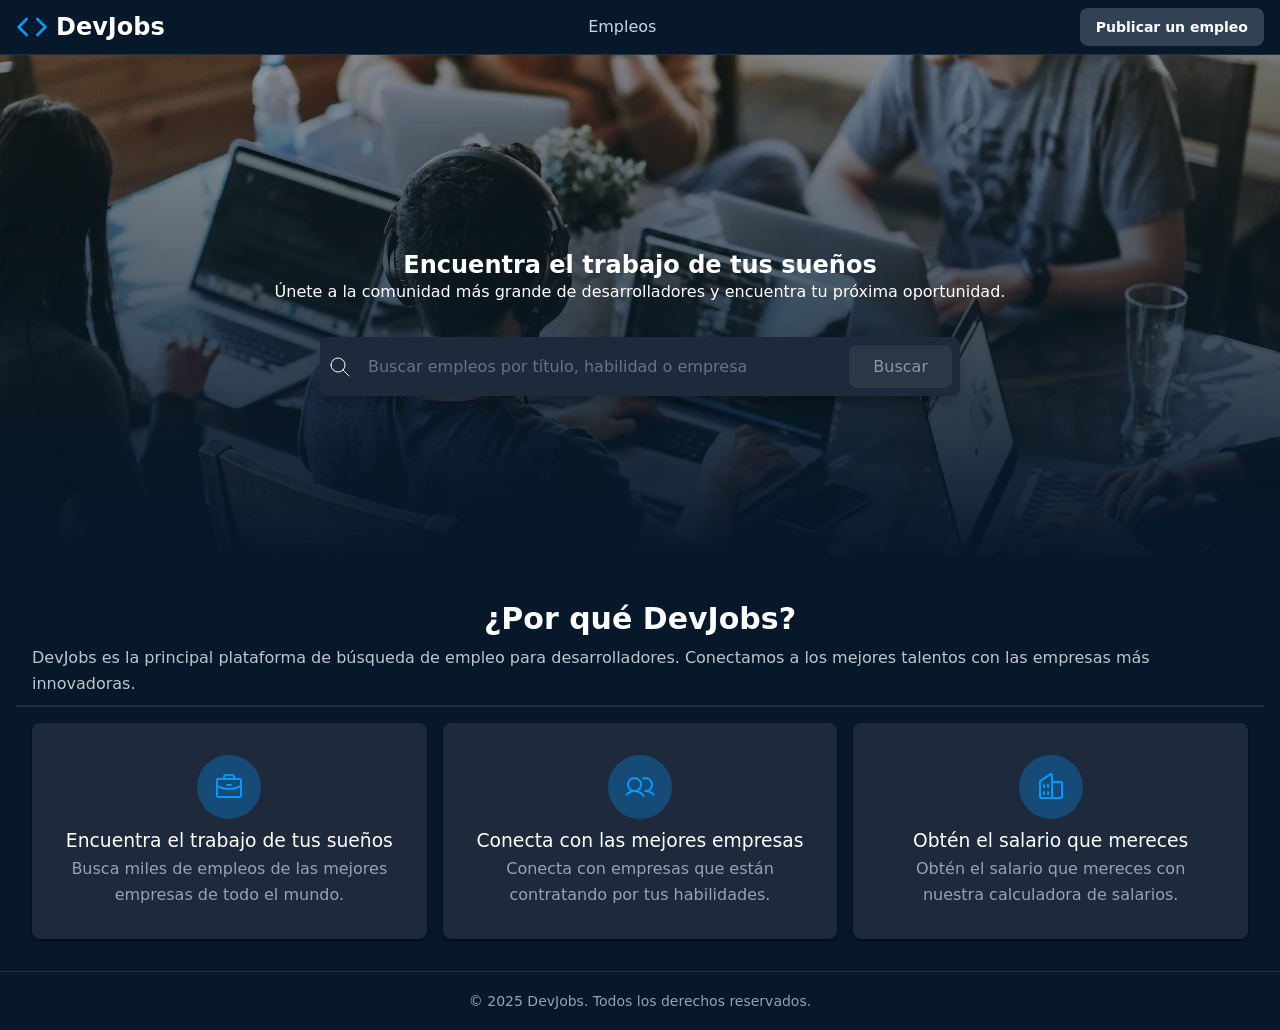
<file: HTML Y CSS 00/index.html>
<!DOCTYPE html>
<html lang="es">

<head>
  <title>DevJobs - Inicio</title>
  <meta charset="UTF-8" />
  <meta name="description" content="Encuentra las mejores ofertas de trabajo para desarrolladores en DevJobs.">

  <link rel="stylesheet" href="./styles.css" />
</head>

<body>
  <header>
    <h1>
      <svg fill="none" stroke="currentColor" stroke-linecap="round" stroke-linejoin="round" stroke-width="2"
        viewBox="0 0 24 24" xmlns="http://www.w3.org/2000/svg">
        <polyline points="16 18 22 12 16 6"></polyline>
        <polyline points="8 6 2 12 8 18"></polyline>
      </svg>
      DevJobs
    </h1>

    <nav>
      <!-- <a href="">
        Inicio
      </a> -->
      <a href="empleos.html">Empleos</a>
    </nav>

    <div>
      <a href="">Publicar un empleo</a>
      <!-- <a href="">Iniciar sesión</a> -->
    </div>
  </header>

  <main>
    <section>
      <img src="./background.webp" width="200" />

      <h1>Encuentra el trabajo de tus sueños</h1>

      <p>Únete a la comunidad más grande de desarrolladores y encuentra tu próxima oportunidad.</p>

      <form role="search">
        <div>
          <svg xmlns="http://www.w3.org/2000/svg" width="24" height="24" viewBox="0 0 24 24" fill="none"
            stroke="currentColor" stroke-width="1" stroke-linecap="round" stroke-linejoin="round"
            class="icon icon-tabler icons-tabler-outline icon-tabler-search">
            <path stroke="none" d="M0 0h24v24H0z" fill="none" />
            <path d="M10 10m-7 0a7 7 0 1 0 14 0a7 7 0 1 0 -14 0" />
            <path d="M21 21l-6 -6" />
          </svg>

          <input required type="text" placeholder="Buscar empleos por título, habilidad o empresa">

          <button disabled type="submit">Buscar</button>
        </div>
      </form>
    </section>

    <section>

      <header>
        <h2>¿Por qué DevJobs?</h2>
        <p>DevJobs es la principal plataforma de búsqueda de empleo para desarrolladores. Conectamos a los mejores
          talentos con las empresas más innovadoras.</p>
      </header>

      <footer>
        <article>
          <svg fill="currentColor" height="32" viewBox="0 0 256 256" width="32" xmlns="http://www.w3.org/2000/svg"
            aria-hidden="true">
            <path
              d="M216,56H176V48a24,24,0,0,0-24-24H104A24,24,0,0,0,80,48v8H40A16,16,0,0,0,24,72V200a16,16,0,0,0,16,16H216a16,16,0,0,0,16-16V72A16,16,0,0,0,216,56ZM96,48a8,8,0,0,1,8-8h48a8,8,0,0,1,8,8v8H96ZM216,72v41.61A184,184,0,0,1,128,136a184.07,184.07,0,0,1-88-22.38V72Zm0,128H40V131.64A200.19,200.19,0,0,0,128,152a200.25,200.25,0,0,0,88-20.37V200ZM104,112a8,8,0,0,1,8-8h32a8,8,0,0,1,0,16H112A8,8,0,0,1,104,112Z">
            </path>
          </svg>
          <h3>Encuentra el trabajo de tus sueños</h3>
          <p>Busca miles de empleos de las mejores empresas de todo el mundo.</p>
        </article>

        <article>
          <svg fill="currentColor" height="32" viewBox="0 0 256 256" width="32" xmlns="http://www.w3.org/2000/svg"
            aria-hidden="true">
            <path
              d="M117.25,157.92a60,60,0,1,0-66.5,0A95.83,95.83,0,0,0,3.53,195.63a8,8,0,1,0,13.4,8.74,80,80,0,0,1,134.14,0,8,8,0,0,0,13.4-8.74A95.83,95.83,0,0,0,117.25,157.92ZM40,108a44,44,0,1,1,44,44A44.05,44.05,0,0,1,40,108Zm210.14,98.7a8,8,0,0,1-11.07-2.33A79.83,79.83,0,0,0,172,168a8,8,0,0,1,0-16,44,44,0,1,0-16.34-84.87,8,8,0,1,1-5.94-14.85,60,60,0,0,1,55.53,105.64,95.83,95.83,0,0,1,47.22,37.71A8,8,0,0,1,250.14,206.7Z">
            </path>
          </svg>
          <h3>Conecta con las mejores empresas</h3>
          <p>Conecta con empresas que están contratando por tus habilidades.</p>
        </article>

        <article>
          <svg fill="currentColor" height="32" viewBox="0 0 256 256" width="32" xmlns="http://www.w3.org/2000/svg"
            aria-hidden="true">
            <path
              d="M240,208H224V96a16,16,0,0,0-16-16H144V32a16,16,0,0,0-24.88-13.32L39.12,72A16,16,0,0,0,32,85.34V208H16a8,8,0,0,0,0,16H240a8,8,0,0,0,0-16ZM208,96V208H144V96ZM48,85.34,128,32V208H48ZM112,112v16a8,8,0,0,1-16,0V112a8,8,0,1,1,16,0Zm-32,0v16a8,8,0,0,1-16,0V112a8,8,0,1,1,16,0Zm0,56v16a8,8,0,0,1-16,0V168a8,8,0,0,1,16,0Zm32,0v16a8,8,0,0,1-16,0V168a8,8,0,0,1,16,0Z">
            </path>
          </svg>
          <h3>Obtén el salario que mereces</h3>
          <p>Obtén el salario que mereces con nuestra calculadora de salarios.</p>
        </article>
      </footer>

    </section>
  </main>

  <footer>
    <small>&copy; 2025 DevJobs. Todos los derechos reservados.</small>
  </footer>

</body>

</html>
</file>
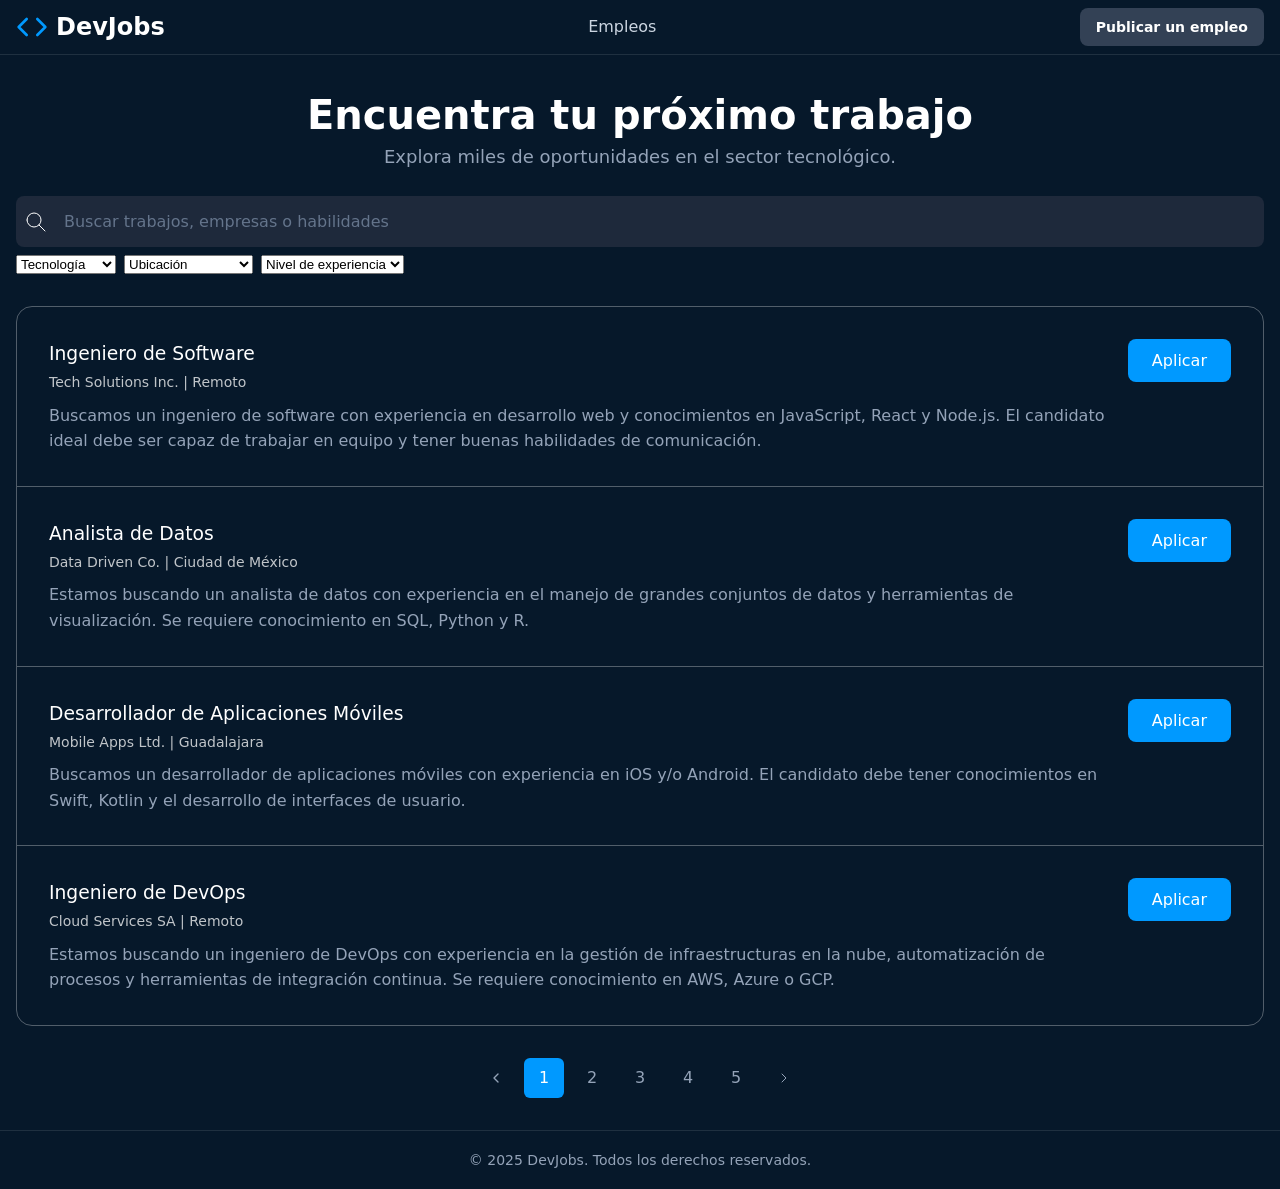
<file: HTML Y CSS 00/empleos.html>
<!DOCTYPE html>
<html lang="es">

<head>
  <title>DevJobs - Inicio</title>
  <meta charset="UTF-8" />
  <meta name="description" content="Encuentra las mejores ofertas de trabajo para desarrolladores en DevJobs.">

  <link rel="stylesheet" href="./styles.css" />
  <script defer src="script.js"></script>
</head>
<body>
    <header>
    <h1>
      <svg fill="none" stroke="currentColor" stroke-linecap="round" stroke-linejoin="round" stroke-width="2"
        viewBox="0 0 24 24" xmlns="http://www.w3.org/2000/svg">
        <polyline points="16 18 22 12 16 6"></polyline>
        <polyline points="8 6 2 12 8 18"></polyline>
      </svg>
      DevJobs
    </h1>

    <nav>
      <!-- <a href="">
        Inicio
      </a> -->
      <a href="empleos.html">Empleos</a>
    </nav>

    <div>
      <a href="">Publicar un empleo</a>
      <!-- <a href="">Iniciar sesión</a> -->
    </div>
  </header>
  <main>
    <section class="jobs-search">
      <h1>Encuentra tu próximo trabajo</h1>
      <p>Explora miles de oportunidades en el sector tecnológico.</p>
    <form id="empleos-search-form" role="search">
        <div class="search-bar">
          <svg xmlns="http://www.w3.org/2000/svg" width="24" height="24" viewBox="0 0 24 24" fill="none"
            stroke="currentColor" stroke-width="1" stroke-linecap="round" stroke-linejoin="round"
            class="icon icon-tabler icons-tabler-outline icon-tabler-search">
            <path stroke="none" d="M0 0h24v24H0z" fill="none" />
            <path d="M10 10m-7 0a7 7 0 1 0 14 0a7 7 0 1 0 -14 0" />
            <path d="M21 21l-6 -6" />
          </svg>

          <input name="search" id="empleos-search-input" required type="text"
            placeholder="Buscar trabajos, empresas o habilidades">
        </div>

        <div class="search-filters">
          <select name="technology" id="filter-technology">
            <option value="">Tecnología</option>
            <optgroup label="Tecnologías populares">
              <option value="javascript">JavaScript</option>
              <option value="python">Python</option>
              <option value="react">React</option>
              <option value="nodejs">Node.js</option>
            </optgroup>
            <option value="java">Java</option>
            <hr />
            <option value="csharp">C#</option>
            <option value="c">C</option>
            <option value="c++">C++</option>
            <hr />
            <option value="ruby">Ruby</option>
            <option value="php">PHP</option>
          </select>

          <select name="location" id="filter-location">
            <option value="">Ubicación</option>
            <option value="remoto">Remoto</option>
            <option value="cdmx">Ciudad de México</option>
            <option value="guadalajara">Guadalajara</option>
            <option value="monterrey">Monterrey</option>
            <option value="barcelona">Barcelona</option>
          </select>

          <select name="experience-level" id="filter-experience-level">
            <option value="">Nivel de experiencia</option>
            <option value="junior">Junior</option>
            <option value="mid">Mid-level</option>
            <option value="senior">Senior</option>
            <option value="lead">Lead</option>
          </select>
        </div>
      </form>

      <span id="filter-selected-value"></span>
    </section>
    <section>
    <div class="jobs-listings">  
	  <article class="job-listing-card">    
		<div>      
			<h3>Ingeniero de Software</h3>      
			<small>Tech Solutions Inc. | Remoto</small>      
			<p>Buscamos un ingeniero de software con experiencia en desarrollo web y conocimientos  en  JavaScript, React y Node.js. El candidato ideal debe ser capaz de trabajar en equipo y tener buenas habilidades de comunicación.      
		</p>    
		</div>    
		<button class="button-apply-job" id="boton-importante">Aplicar</button>  
	  </article>  
    <article class="job-listing-card">    
	  <div>      
	  <h3>Analista de Datos</h3>      
	  <small>Data Driven Co. | Ciudad de México</small>      
	  <p>Estamos buscando un analista de datos con experiencia en el manejo de grandes conjuntos de datos y herramientas de visualización. Se requiere conocimiento en SQL, Python y R. </p>    
	  </div>    
	  <button class="button-apply-job">Aplicar</button>  
	  </article> 
	  <article class="job-listing-card">    
	  <div>      
	  <h3>Desarrollador de Aplicaciones Móviles</h3>      
	  <small>Mobile Apps Ltd. | Guadalajara</small>      
	  <p>Buscamos un desarrollador de aplicaciones móviles con experiencia en iOS y/o Android. El candidato debe tener conocimientos en Swift, Kotlin y el desarrollo de interfaces de usuario.</p>    
	  </div>    
	  <button class="button-apply-job" >Aplicar</button>  
	  </article>  
	  <article class="job-listing-card">    
	  <div>      
	  <h3>Ingeniero de DevOps</h3>      
	  <small>Cloud Services SA | Remoto</small>      
	  <p>Estamos buscando un ingeniero de DevOps con experiencia en la gestión de infraestructuras en la nube, automatización de procesos y herramientas de integración continua. Se requiere conocimiento en AWS, Azure o GCP.</p>    
	  </div>    
	  <button class="button-apply-job" >Aplicar</button>  
	  </article>
	  </div>
    </section>
  <section>
<nav class="pagination">
  <a href="#">
    <svg
      width="16"
      height="16"
      viewBox="0 0 24 24"
      fill="none"
      stroke="currentColor"
      stroke-width="2"
      stroke-linecap="round"
      stroke-linejoin="round"
    >
      <path stroke="none" d="M0 0h24v24H0z" fill="none" />
      <path d="M15 6l-6 6l6 6" />
    </svg>
  </a>
  <a class="is-active" href="#">1</a>
  <a href="#">2</a>
  <a href="#">3</a>
  <a href="#">4</a>
  <a href="#">5</a>
  <a href="#">
    <svg
      width="16"
      height="16"
      viewBox="0 0 24 24"
      fill="none"
      stroke="currentColor"
      stroke-width="1.5"
      stroke-linecap="round"
      stroke-linejoin="round"
      class="icon icon-tabler icons-tabler-outline icon-tabler-chevron-right"
    >
      <path stroke="none" d="M0 0h24v24H0z" fill="none" />
      <path d="M9 6l6 6l-6 6" />
    </svg>
  </a>
</nav>
</section>
  </main>

  <footer>
    <small>&copy; 2025 DevJobs. Todos los derechos reservados.</small>
  </footer>

</body>

</html>
</file>
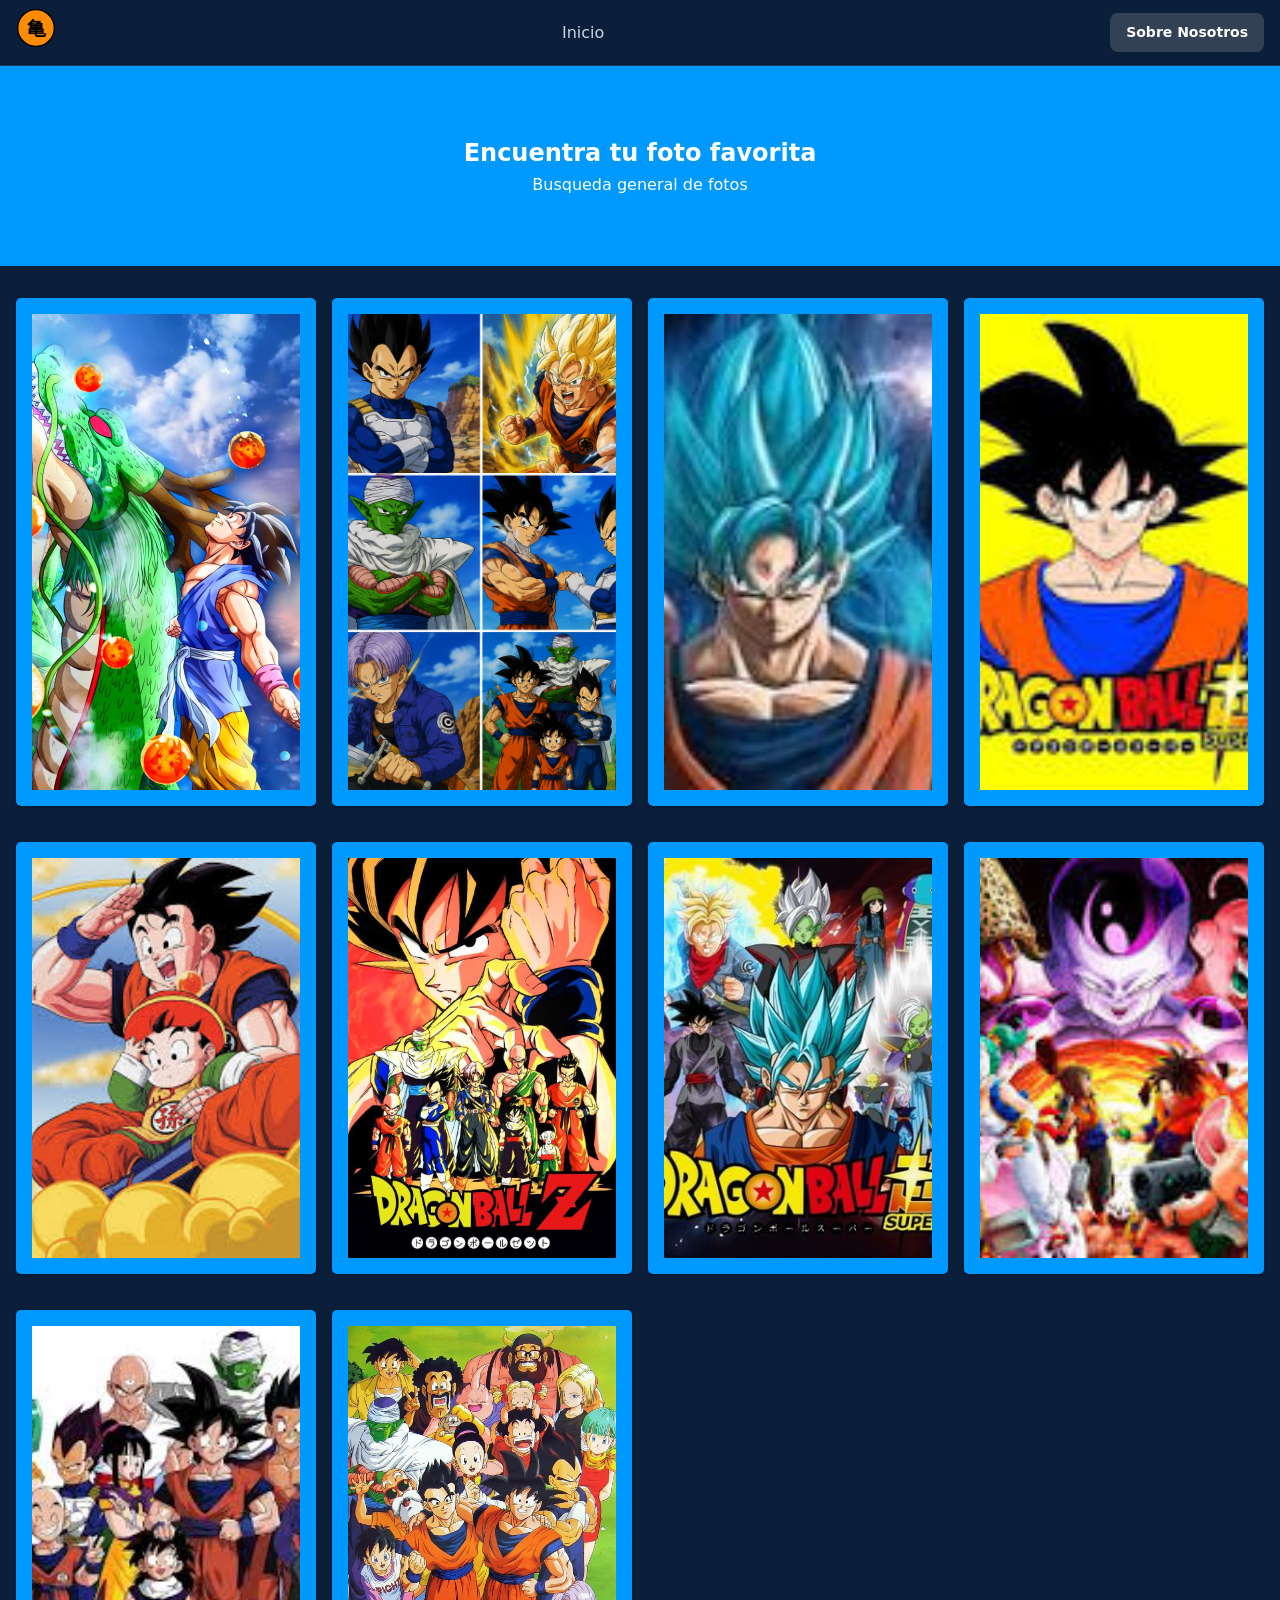
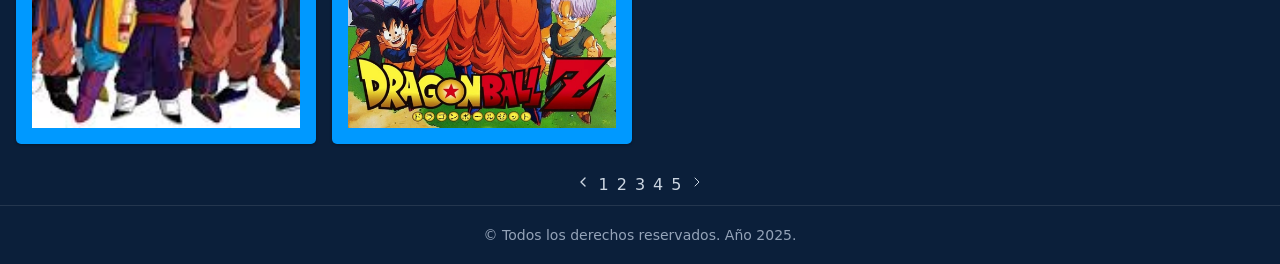
<file: HTML Y CSS 01/imagenes.html>
<!DOCTYPE html>
<html>
    <head>
        <title>Primer ejercicio</title>
        <meta charset="UTF-8">
        <meta name="viewport" content="width=device-width, initial-scale=1.0" />
        <link rel="icon" type="image/png" href="logo.png">
        <meta name = "description" content="Encuentra las mejores fotos de Goku y Vegeta">
        <link rel="stylesheet" href="estilo.css">
    </head>
    <body>
        <header>
            <h2>
                <img src="logo_dragon_style.svg" alt="logo" width="40" height="40">
            </h2>

            <nav>
                <a href="index.html">Inicio</a>
            </nav>

            <div>
                <a href="nosotros.html">Sobre Nosotros</a>
            </div>
        </header>
        <main>
        <section class="intro">
            <h2>Encuentra tu foto favorita</h2>
            <p>Busqueda general de fotos</p>
        </section>
        <section >
            <div class="fotos_general">
            <article class="card">
            
            <img src="./fotos/goku_shenglong.jpg" alt="">
            </article>
            <article class="card">
            <img src="./fotos/12fotos.png" alt="">
            </article>
            <article class="card">
            <img src="./fotos/gokussblue.jfif" alt="">
            </article>
            <article class="card">
            <img src="./fotos/drsuper.jfif" alt="">
            </article>
            <article class="card">
            <img src="./fotos/gokuygohan.jfif" alt="">
            </article>
            <article class="card">
            <img src="./fotos/guerrerosdbz.jpg" alt="">
            </article>
            <article class="card">
            <img src="./fotos/guerrerossuper.jpg" alt="">
            </article>
            <article class="card">
            <img src="./fotos/villanos.jfif" alt="">
            </article>
            <article class="card">
            <img src="./fotos/todosdbz.jfif" alt="">
            </article>
            <article class="card">
            <img src="./fotos/todos.webp" alt="">
            </article>
            </div>
        </section>


        <section>
        <nav class="pagination">
            <a href="#">
                <svg
                    width="16"
                    height="16"
                    viewBox="0 0 24 24"
                    fill="none"
                    stroke="currentColor"
                    stroke-width="2"
                    stroke-linecap="round"
                    stroke-linejoin="round"
                    >
                    <path stroke="none" d="M0 0h24v24H0z" fill="none" />
                    <path d="M15 6l-6 6l6 6" />
                </svg>
            </a>
            <a class="is-active" href="#">1</a>
            <a href="#">2</a>
            <a href="#">3</a>
            <a href="#">4</a>
            <a href="#">5</a>
            <a href="#">
                <svg
                width="16"
                height="16"
                viewBox="0 0 24 24"
                fill="none"
                stroke="currentColor"
                stroke-width="1.5"
                stroke-linecap="round"
                stroke-linejoin="round"
                class="icon icon-tabler icons-tabler-outline icon-tabler-chevron-right"
                >
                <path stroke="none" d="M0 0h24v24H0z" fill="none" />
                <path d="M9 6l6 6l-6 6" />
                </svg>
            </a>
        </nav>
        </section>
        </main>
        </body>
    <footer><small>&copy; Todos los derechos reservados. Año 2025.</small></footer>
</html>
</file>
<file: HTML Y CSS 00/styles.css>
* {
  margin: 0;
  padding: 0;
  box-sizing: border-box;
}






:root {
  --primary: #3b4550;
  --primary-dark: #0a3d66;
  --primary-hover: #0d5ba8;
  --primary-light: #09f;
  --background: #06182a;
  --text-primary: #ffffff;
  --text-secondary: #cbd5e1;
  --text-muted: #94a3b8;
  --border: rgba(255, 255, 255, 0.1);
  --card-bg: #1e293b;
  --shadow: rgba(0, 0, 0, 0.3);
  --input-bg: #1e293b;
  --hsla-example: hsla(210, 100%, 56%, 1);
}










@font-face {
  font-family: 'Inter Variable';
  font-style: normal;
  font-display: swap;
  font-weight: 100 900;
  src: url(https://cdn.jsdelivr.net/fontsource/fonts/inter:vf@latest/latin-wght-normal.woff2) format('woff2-variations');
  unicode-range: U+0000-00FF,U+0131,U+0152-0153,U+02BB-02BC,U+02C6,U+02DA,U+02DC,U+0304,U+0308,U+0329,U+2000-206F,U+20AC,U+2122,U+2191,U+2193,U+2212,U+2215,U+FEFF,U+FFFD;
}










body {
  font-family: system-ui;
  background-color: var(--background);
  color: var(--text-primary);
  min-height: 100vh;
  display: flex;
  flex-direction: column;
  line-height: 1.6;
}













/* Títulos principales */
h1 {
  font-size: 1.5rem;
  line-height: 1.2;
  text-wrap: balance;
  display: flex;
  align-items: center;
  gap: 0.5rem;

  svg {
    width: 2rem;
    height: 2rem;
    color: var(--primary-light);
  }
}

h1 + p {
  text-wrap: balance;
  margin-bottom: 2rem
}

/* Header */
header {
  border-bottom: 1px solid var(--border);
  background: var(--background);
  padding: .5rem 1rem;
  display: flex;
  align-items: center;
  justify-content: space-between;
  gap: 2rem;

  h2 {
    font-size: 1.25rem;
    font-weight: 700;
    color: var(--text-primary);
  }
}

/* Navegación del header a otras páginas */
nav {
  align-items: center;
  gap: 1rem;
  display: flex;

  a {
    text-decoration: none;
    color: var(--text-secondary);
    transition: color 0.2s;
    font-weight: 500;

    &:hover, &:focus {
      color: var(--primary);
      outline: none;
    }
  }
}

/* Botones del Header */
header div a {
  padding: 0.5rem 1rem;
  border-radius: 0.5rem;
  background-color: #334155;
  color: var(--text-primary);
  display: inline-block;
  font-size: 0.875rem;
  font-weight: 700;
  text-decoration: none;
  /* TODO */
}

/* Hero */
main > section:nth-child(1) {
  height: 500px;
  text-align: center;
  display: flex;
  flex-direction: column;
  justify-content: center;
  align-items: center;

  h1 {
    padding-top: 36px;
  }

  & > img {
    position: absolute;
    width: 100%;
    height: 100%;
    object-fit: cover;
    z-index: -1;
    left: 0;
    right: 0;
    mask-image: linear-gradient(to bottom, rgba(16, 25, 34, 1) 5%, rgba(16, 25, 34, 0) 80%);
  }
}

/* Formulario de Búsqueda */
form {
  max-width: 42rem;
  width: 100%;
  margin: 0 auto;
  padding-inline: 1rem;
}

form > div {
  display: flex;
  align-items: center;
  background-color: var(--input-bg);
  border-radius: 0.5rem;
  box-shadow: 0 10px 15px -3px var(--shadow);
  padding: 0.5rem;
  gap: 0.5rem;
}

form span {
  padding-left: 0.75rem;
  color: var(--text-muted);
  display: flex;
  align-items: center;
  flex-shrink: 0;
}

form input[type="text"] {
  flex: 1;
  background: transparent;
  border: none;
  outline: none;
  color: var(--text-primary);
  padding: 0.75rem 0.5rem;
  font-size: 1rem;
  font-family: inherit;
}

form input[type="text"]::placeholder {
  color: #64748b;
}

button {
  padding: 0.75rem 1.5rem;
  border-radius: 0.5rem;
  background-color: var(--primary);
  color: white;
  font-weight: 400;
  border: none;
  cursor: pointer;
  transition: all 0.2s;
  font-family: inherit;
  font-size: 1rem;
  white-space: nowrap;

  &:hover, /* pseudo-clase que significa que el ratón está encima */
  &:focus { /* pseudo-clase que significa que el elemento tiene el foco */
    background-color: var(--primary-hover);
    outline: 2px solid white;
    outline-offset: 2px;
  }

  &:active { 
    transform: scale(0.90)
  }

  &:disabled {
    opacity: .5;
    pointer-events: none;
  }
}

/* Features Section */
main > section:nth-child(2) {
  padding-inline: 1rem;
  background-color: var(--background);
  padding-top: 2rem;

  & > header {
    gap: 2px;
    flex-direction: column;

    h2 {
      margin-bottom: 0;
    }

    p {
      opacity: .75;
    }
  }

  & > div {
    max-width: 1280px;
    margin: 0 auto;
  }
}

main > section:nth-child(2) h2 {
  font-size: 1.875rem;
  font-weight: 700;
  color: var(--text-primary);
  margin-bottom: 1rem;
}

main > section:nth-child(2) > div > div:first-child > p {
  font-size: 1.125rem;
  color: var(--text-muted);
  max-width: 42rem;
  margin: 0 auto;
}

/* Grid de Features */
main > section:nth-child(2) footer {
  display: grid;
  grid-template-columns: repeat(auto-fit, minmax(280px, 1fr));
  gap: 16px
}

/* Feature Cards */
 article {
  background-color: var(--card-bg);
  padding: 2rem;
  margin-bottom: 16px;
  border-radius: 0.5rem;                   
  box-shadow: 0px 1px 3px 0 var(--shadow); 

  svg {
    color: var(--primary-light);          
    background: rgba(0, 153, 255, 0.3);  
    border-radius: 9999px;               
    width: 64px;                         
    height: 64px;                        
    padding: 16px;                       
  }

  h3 {
    font-weight: 500;
  }

  p {
    color: var(--text-muted);
  }
} 

/* Footer */
footer {
  background-color: var(--background);
  border-top: 1px solid var(--border);
  text-align: center;
  padding: 16px;

  small {
    color: var(--text-muted);
    font-size: 0.875rem;
  }
}

article {
  background-color: var(--card-bg);
  padding: 2rem;
  margin-bottom: 16px;
  border-radius: 0.5rem;
  box-shadow: 0px 1px 3px 0px rgba(0, 0, 0, 0.5);

  svg {
    color: var(--primary-light);
    background: rgba(0, 153, 255, .3);
    width: 64px;
    height: 64px;
    border-radius: 100%;
    padding: 16px;
  }

  p {
    color: var(--text-muted);
  }

  h3 {
    font-weight: 500;
  }
}

.jobs-search {
  margin: 0;
  padding: 0;
  height: auto !important;

  h1 {
    font-size: 2.5rem;
    margin-bottom: .25rem;
  }

  p {
    font-size: 1.125rem;
    color: var(--text-muted);
    margin-bottom: 1.5rem;
  }

  .search-bar {
    background: var(--input-bg);
    padding: .25rem .5rem;
  }

  .search-filters {
    display: flex;
    flex-wrap: wrap;
    margin-top: .5rem;
  }

  form {
    width: 100%;
    max-width: 1280px;
  }

  form div {
    background: none;
    box-shadow: none;
    padding: 0;
  }
}

.jobs-listings {
  border: 1px solid rgba(255, 255, 255, .3);
  border-radius: 1rem;

  .job-listing-card {
    background: none;
    box-shadow: none;
    border-radius: 0;
    border-bottom: 1px solid rgba(255, 255, 255, .3);
    margin: 0;

    display: flex; /* valor original */
    align-items: start;
    gap: 1rem;

    &.is-hidden {
      display: none;
    }

    small {
      font-size: .875rem;
      opacity: .75;
    }

    p {
      margin-top: 0.5rem
    }

    &:last-child {
      border-bottom: none;
    }
  }
}

.pagination {
  display: flex;
  justify-content: center;
  gap: 0.5rem;
  margin-block: 2rem;

  a {
    display: flex;
    align-items: center;
    justify-content: center;
    width: 2.5rem;
    height: 2.5rem;
    text-decoration: none;
    color: var(--text-muted);
    border-radius: 0.375rem;
    transition: all .3s;

    &:hover, &:focus {
      background-color: #fff;
    }

    &:active {
      transform: scale(0.90);
    }

    &.is-active {
      background-color: var(--primary-light);
      color: white;
      pointer-events: none;
    }
  }
}

.button-apply-job {
  background: #09f;

  &.is-applied {
    background: #4caf50;
    pointer-events: none;
  }
}
</file>
<file: HTML Y CSS 01/estilo.css>
* {
  margin: 0;
  padding: 0;
  box-sizing: border-box;
}

:root {
    --background: #0B1F3A;
    --primary: #3b4550;
    --primary-dark: #0a3d66;
    --primary-hover: #0d5ba8;
    --primary-light: #09f;
    --text-primary: #ffffff;
    --text-secondary: #cbd5e1;
    --text-muted: #94a3b8;
    --border: rgba(255, 255, 255, 0.1);
    --card-bg: #1e293b;
    --shadow: rgba(0, 0, 0, 0.3);
    --input-bg: #1e293b;
    --hsla-example: hsla(210, 100%, 56%, 1);
}

@font-face {
  font-family: 'Inter Variable';
  font-style: normal;
  font-display: swap;
  font-weight: 100 900;
  src: url(https://cdn.jsdelivr.net/fontsource/fonts/inter:vf@latest/latin-wght-normal.woff2) format('woff2-variations');
  unicode-range: U+0000-00FF,U+0131,U+0152-0153,U+02BB-02BC,U+02C6,U+02DA,U+02DC,U+0304,U+0308,U+0329,U+2000-206F,U+20AC,U+2122,U+2191,U+2193,U+2212,U+2215,U+FEFF,U+FFFD;
}








body {
  font-family: system-ui;
  background-color: var(--background);
  color: var(--text-primary);
  min-height: 100vh;
  display: flex;
  flex-direction: column;
  line-height: 1.6;
}

/* Títulos principales */
h1 {
  font-size: 1.5rem;
  line-height: 1.2;
  text-wrap: balance;
  display: flex;
  align-items: center;
  gap: 0.5rem;

  svg {
    width: 2rem;
    height: 2rem;
    color: var(--primary-light);
  }
}

h1 + p {
  text-wrap: balance;
  margin-bottom: 2rem
}

/* Header */
header {
  border-bottom: 1px solid var(--border);
  background: var(--background);
  padding: .5rem 1rem;
  display: flex;
  align-items: center;
  justify-content: space-between;
  gap: 2rem;

  h2 {
    font-size: 1.25rem;
    font-weight: 700;
    color: var(--text-primary);
  }
}

/* Navegación del header a otras páginas */
nav {
  align-items: center;
  gap: 1rem;
  display: flex;

  a {
    text-decoration: none;
    color: var(--text-secondary);
    transition: color 0.2s;
    font-weight: 500;

    &:hover, &:focus {
      color: var(--primary);
      outline: none;
    }
  }
}

/* Botones del Header */
header div a {
  padding: 0.5rem 1rem;
  border-radius: 0.5rem;
  background-color: #334155;
  color: var(--text-primary);
  display: inline-block;
  font-size: 0.875rem;
  font-weight: 700;
  text-decoration: none;
  /* TODO */
}

/* Hero */
main > section:nth-child(1) {
  height: 500px;
  text-align: center;
  display: flex;
  flex-direction: column;
  justify-content: center;
  align-items: center;

  h1 {
    padding-top: 36px;
  }

  & > img {
    position: absolute;
    width: 100%;
    height: 100%;
    object-fit: cover;
    z-index: -1;
    left: 0;
    right: 0;
    mask-image: linear-gradient(to bottom, rgba(16, 25, 34, 1) 5%, rgba(16, 25, 34, 0) 80%);
  }
}
/* Features Section */
main > section:nth-child(2) {
  padding-inline: 1rem;
  background-color: var(--background);
  padding-top: 2rem;

  & > header {
    gap: 2px;
    flex-direction: column;

    h2 {
      margin-bottom: 0;
    }

    p {
      opacity: .75;
    }
  }

  
}

main > section:nth-child(2) h2 {
  font-size: 1.875rem;
  font-weight: 700;
  color: var(--text-primary);
  margin-bottom: 1rem;
}

main > section:nth-child(2) > div > div:first-child > p {
  font-size: 1.125rem;
  color: var(--text-muted);
  max-width: 42rem;
  margin: 0 auto;
}

/* Grid de Features */
main > section:nth-child(2) footer {
  display: grid;
  grid-template-columns: repeat(auto-fit, minmax(280px, 1fr));
  gap: 16px
}

/* Feature Cards */
 article {
  background-color: var(--card-bg);
  padding: 1rem;
  margin-bottom: 20px;
  border-radius: 0.5rem;                   
  box-shadow: 0px 1px 3px 0 var(--shadow);
  display: flex;
  flex-direction: column;
  align-items: center;
  justify-content: center; 

  /*img {
    color: var(--primary-light);          
    background: rgba(0, 153, 255, 0.3);  
    border-radius: 9999px;               
    width: 70px;                         
    height: 70px;                        
    padding: 0px;                       
  }
    */
  .icon{
    color: var(--primary-light);
    width:64px;
    height:64px;
    border-radius:9999px;
    overflow:hidden;
    background:rgba(0,153,255,.3);
    
    /*text-align: center;
    
    align-items: center;
    */
  }
  .icon img{
    width:100%;
    height:100%;
    
  }
  h3 {
    font-weight: 500;
  }

  p {
    color: var(--text-muted);
  }
} 
.intro {
  background-color: #09f;
  height: 200px !important;
  padding: 5px;
  margin: 0px;
  text-align: center;
  flex-direction: column;
  justify-content: center;
  align-items: center;
}
.fotos_general {
    display: grid;
    grid-template-columns: repeat(auto-fit, minmax(280px, 1fr));
    gap: 16px;

   .card {
          background-color: #09f;
          border-radius: 5px;         

      img {
        border-radius: 0%;
        width: 100%;
        height: 100%;
        object-fit: cover;
      }
    }
   
}






/* Footer */
footer {
  background-color: var(--background);
  border-top: 1px solid var(--border);
  text-align: center;
  padding: 16px;

  small {
    color: var(--text-muted);
    font-size: 0.875rem;
  }
}



.pagination {
    display: flex;
    justify-content: center;
    gap: 0.5rem;
    margin-block: 0.5rem;

    
}

.form-style {
  display: flex;
  justify-content: center;
  gap: 0.5rem;
  margin-block: 0.5rem;
}

.aply-button {
  background-color: #09f;
  display: block;
  justify-content: center;
  gap: 0.5rem;
  margin-block: 0.5rem;
  padding: 16px;
  border-radius: 5px;
  

  &.is-aplied {
    background-color: green;

  }
}
.form-select {
  display: block;
  
  text-align: center;
}
select {

  margin: 1rem;
  margin-left: 1rem;
  padding: 0.625rem 1.25rem;
  background-color: #242d3a;
  border: 0;
  border-radius: 0.5rem;
  font-size: 0.875rem;
  color: #ddd;
  cursor: pointer;
  transition: all0.2s;
  appearance: none;
  background-image: url("[data-uri]");
  background-repeat: no-repeat;
  background-position: right 0.5rem center;
  padding-right: 2.5rem;

  &:hover {
    background-color:var(--primary-hover);
    color: white;
  }

  &:focus {
    outline: 2px solid#1173d4;
    outline-offset: 2px;
  }
}
</file>
